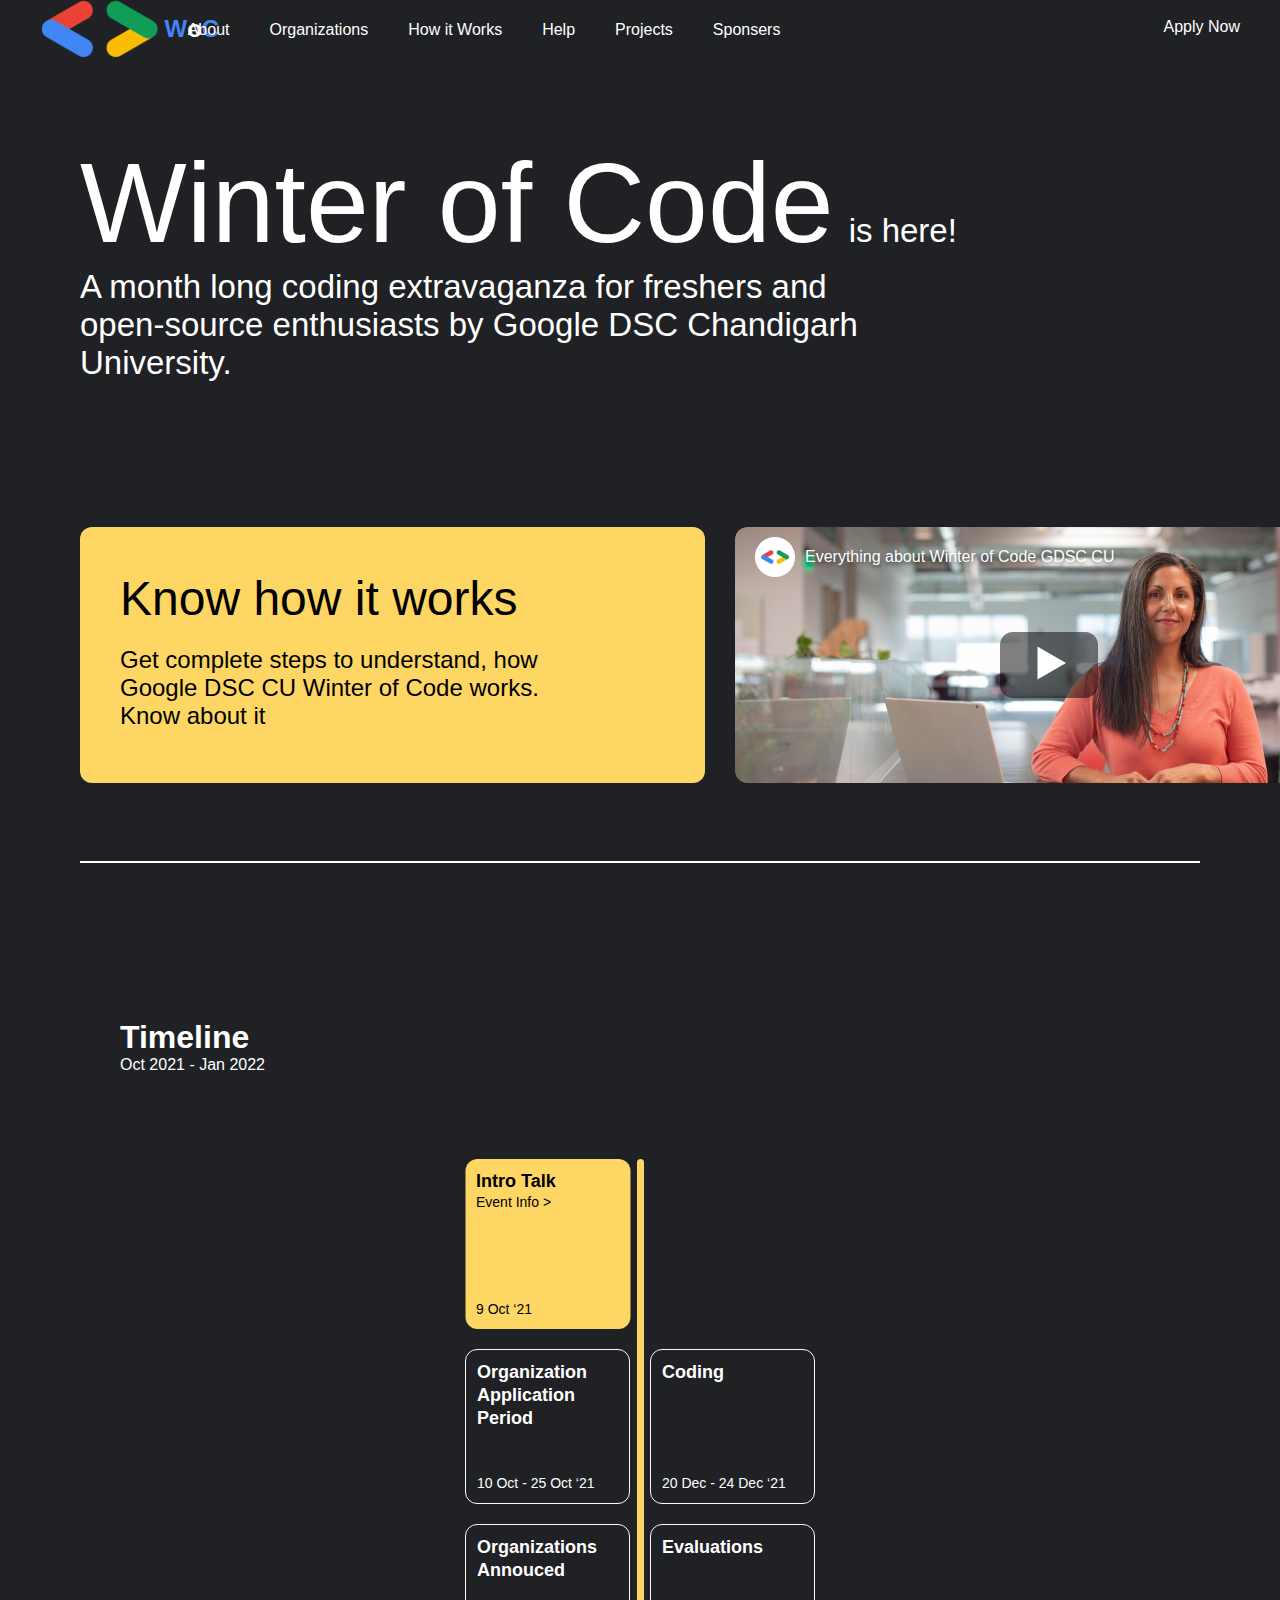
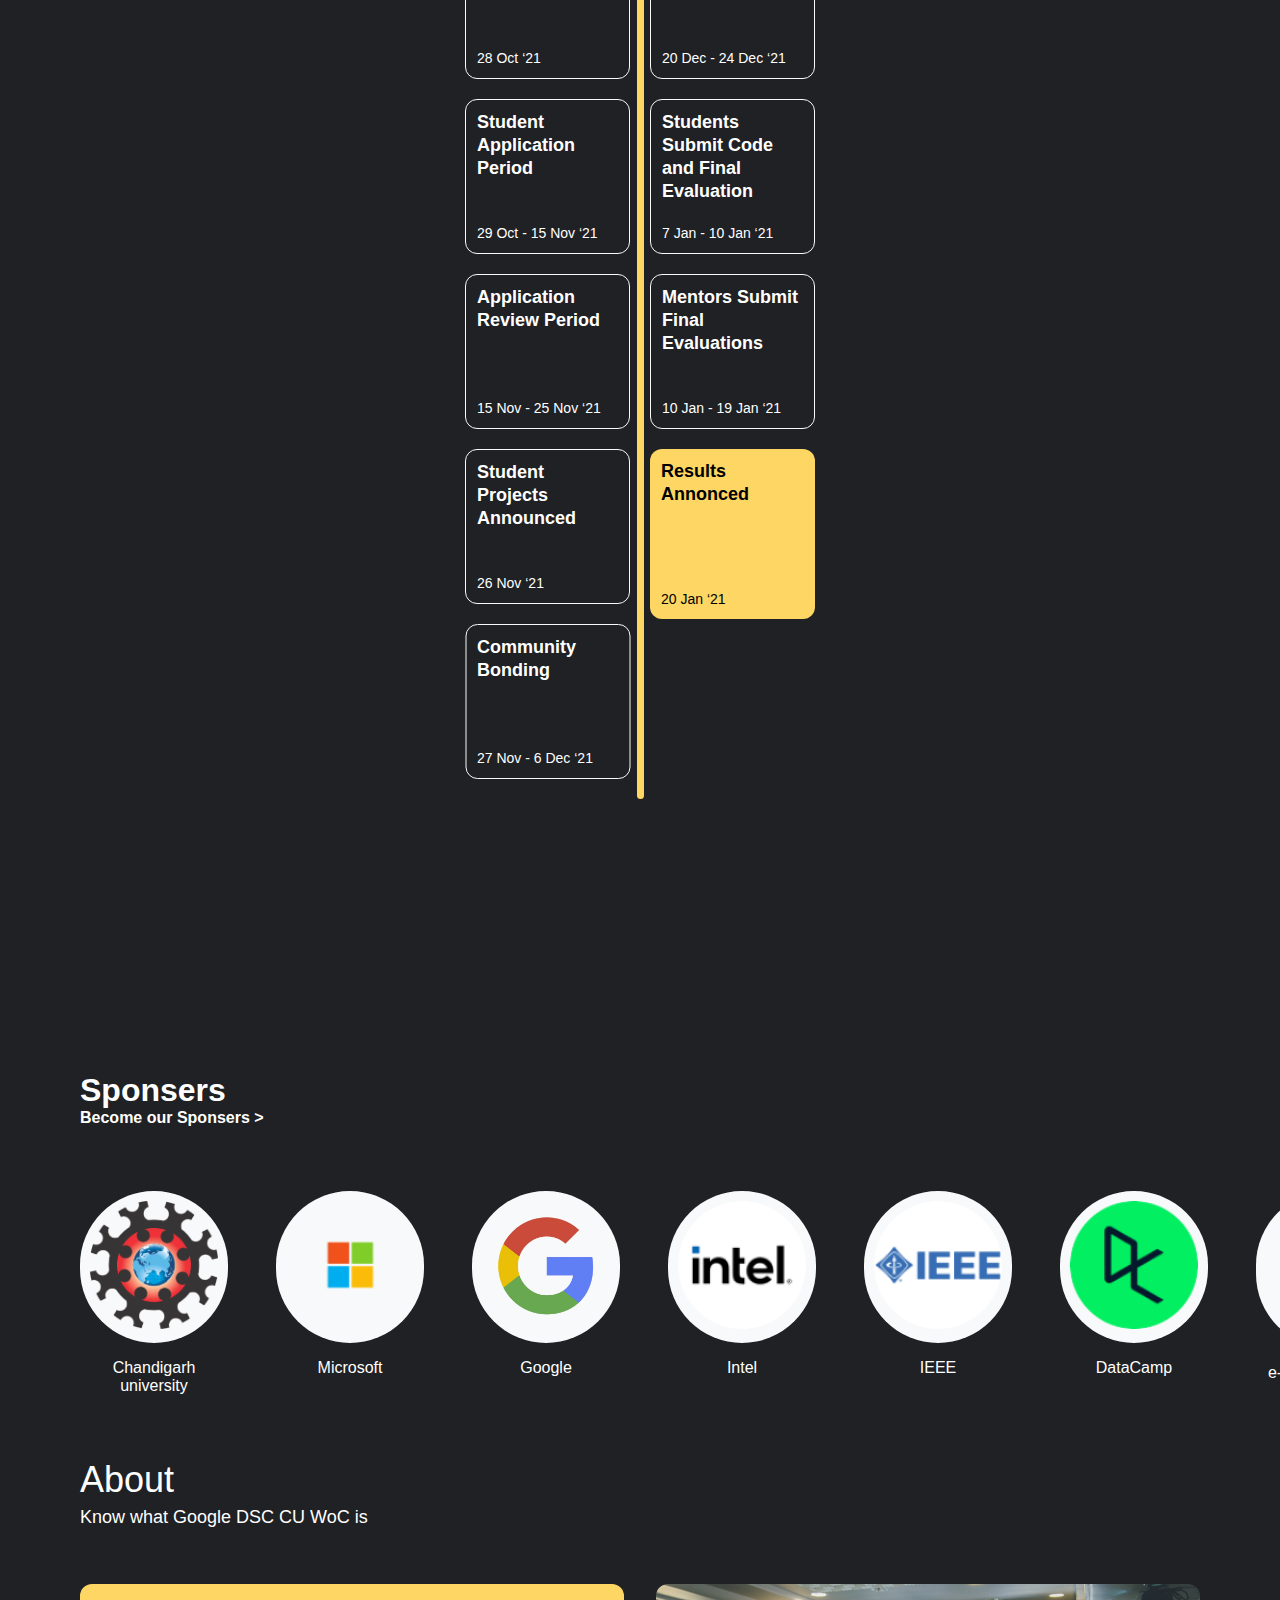
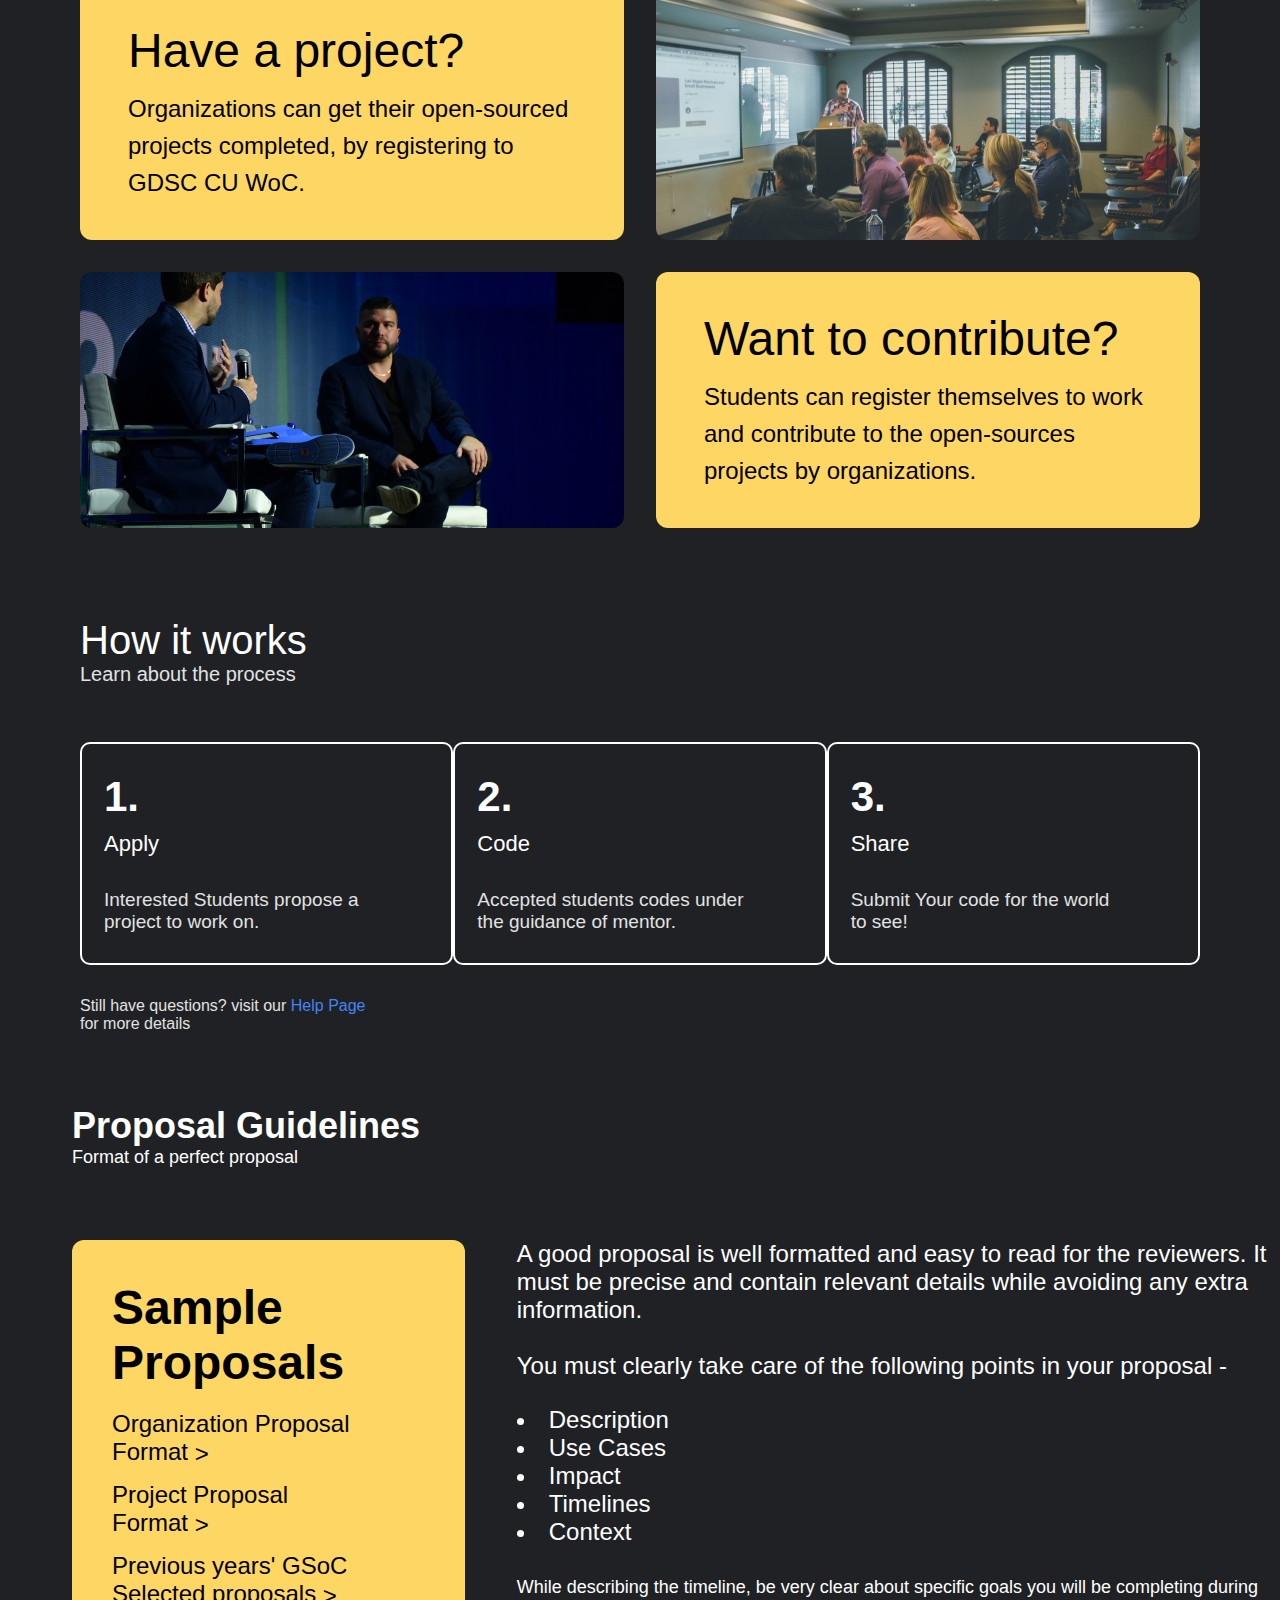
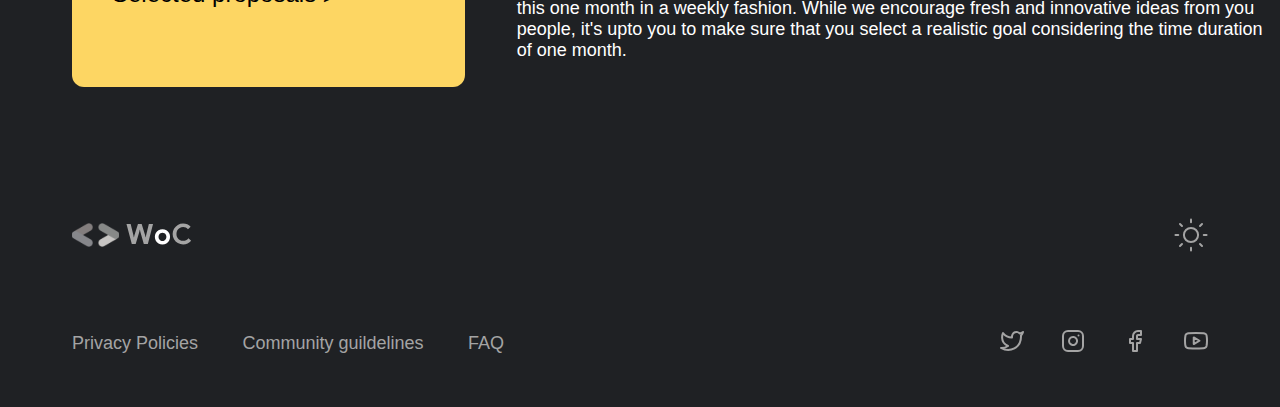
<file: index.html>
<!DOCTYPE html>
<html lang="en">

<head>
    <meta charset="UTF-8">
    <meta http-equiv="X-UA-Compatible" content="IE=edge">
    <meta name="viewport" content="width=device-width, initial-scale=1.0">
    <link rel="stylesheet" href="styles.css">
    <title>WOC</title>
</head>

<body>
    <section class="navbar">
        <div class="navbar_left">
            <div class="logo">
                <img src="./images/logo.svg" alt="" />
                <div class="logo_name">
                    <h2>W</h2>
                    <h2>o</h2>
                    <h2>C</h2>
                </div>
            </div>
            <ul class="navbar_menu">
                <li><a href="#aboutus">About</a></li>
                <li><a href="">Organizations</a></li>
                <li><a href="#know-how">How it Works</a></li>
                <li><a href="#help_section">Help</a></li>
                <li><a href="#have_a_project">Projects</a></li>
                <li><a href="#sponser-header">Sponsers</a></li>
            </ul>
        </div>
        <ul class="navbar_apply navbar_right">
            <li><a href="https://forms.gle/9miJwnJZRqpuzxUb6" target="_blank">Apply Now</a></li>
        </ul>
    </section>

    <div id="woc-title-box">
        <span id="woc-title">Winter of Code</span><span id="here">is here!</span>
        <div id="description-box">
            <p>A month long coding extravaganza for freshers and open-source enthusiasts by Google DSC Chandigarh University.</p>
        </div>
    </div>
    <div class="container">
            <div id="know-how" class="hero-card">
                <div id="text-box">
                    <span>Know how it works</span>
                    <p>Get complete steps to understand, how Google DSC CU Winter of Code works. Know about it</p>
                </div>
            </div>
        <div id="youtube-card">
            <img src="./images/vid-logo.png">
            <div id="vid-title">
                <span>Everything about Winter of Code GDSC CU</span>
            </div>
            <a href="#">
                <div id="play-button">
                    <img src="./images/playbg.png">
                    <div id="play">
                        <img src="./images/play.png">
                    </div>
                </div>
            </a>
        </div>
    </div>
    <div>
        <hr id="hero-line"/>
    </div>

    <div class="timeline-wrapper">
        <div class="timeline-heading-wrapper">
            <h1>Timeline</h1>
            <span>Oct 2021 - Jan 2022</span>
        </div>
        <div class="timeline">
            <div class="horizontal-timeline-wrap">
                <div class="timeline-box top gold-box gold-box-top">
                    <div class="head-intro">
                        <h1>Intro Talk</h1>
                        <span style="font-size: 14px">Event Info ></span>
                    </div>
                    <p class="date">9 Oct ‘21</p>
                </div>
            </div>
            <div class="horizontal-timeline-wrap">
                <div class="timeline-box top">
                    <h1>Organization Application Period</h1>
                    <p class="date">10 Oct - 25 Oct ‘21</p>
                </div>
                <div class="timeline-box bottom">
                    <h1>Coding</h1>
                    <p class="date">20 Dec - 24 Dec ‘21</p>
                </div>
            </div>
            <div class="horizontal-timeline-wrap">
                <div class="timeline-box top">
                    <h1>Organizations Annouced</h1>
                    <p class="date">28 Oct ‘21</p>
                </div>
                <div class="timeline-box bottom">
                    <h1>Evaluations</h1>
                    <p class="date">20 Dec - 24 Dec ‘21</p>
                </div>
            </div>
            <div class="horizontal-timeline-wrap">
                <div class="timeline-box top">
                    <h1>Student Application Period</h1>
                    <p class="date">29 Oct - 15 Nov ‘21</p>
                </div>
                <div class="timeline-box bottom">
                    <h1>Students Submit Code and Final Evaluation</h1>
                    <p class="date">7 Jan - 10 Jan ‘21</p>
                </div>
            </div>
            <div class="horizontal-timeline-wrap">
                <div class="timeline-box top">
                    <h1>Application Review Period</h1>
                    <p class="date">15 Nov - 25 Nov ‘21</p>
                </div>
                <div class="timeline-box bottom">
                    <h1>Mentors Submit Final Evaluations</h1>
                    <p class="date">10 Jan - 19 Jan ‘21</p>
                </div>
            </div>
            <div class="horizontal-timeline-wrap">
                <div class="timeline-box top">
                    <h1>Student Projects Announced</h1>
                    <p class="date">26 Nov ‘21</p>
                </div>
                <div class="timeline-box bottom gold-box gold-box-bottom">
                    <h1>Results Annonced</h1>
                    <p class="date">20 Jan ‘21</p>
                </div>
            </div>
            <div class="horizontal-timeline-wrap">
                <div class="timeline-box top simple-top">
                    <h1>Community Bonding</h1>
                    <p class="date">27 Nov - 6 Dec ‘21</p>
                </div>
            </div>
        </div>
    </div>

    
    <div class="sponser-header" id = "sponser-header">
        <h1>Sponsers</h1>
        <h4>Become our Sponsers ></h4>
    </div>
    
        <div class="media_content">
            <div class="mob_view">
                <div class = "media">
                    <div class="sponsor-img-wrap">
                    <img src="./images/cu-img.png">
                </div>
                    <p>Chandigarh university</p>
                </div>
                <div class = "media">
                    <div class="sponsor-img-wrap">
                    <img src="./images/ms-img.png">
                </div>
                    <p>Microsoft</p>
                </div>
            </div>
            <div class="mob_view">
                <div class = "media">
                    <div class="sponsor-img-wrap">
                    <img src="./images/g-img.jpg">
                </div>
                    <p>Google</p>
                </div>
                <div class = "media">
                    <div class="sponsor-img-wrap">
                    <img src="./images/intel-img.png">
                </div>
                    <p>Intel</p>
                </div>
            </div>
            <div class="mob_view">
                <div class = "media">
                    <div class="sponsor-img-wrap">
                    <img src="./images/iee-img.jpg">
                </div>
                    <p>IEEE</p>
                </div>
                <div class = "media">
                    <div class="sponsor-img-wrap">
                    <img src="./images/dc-img.png">
                </div>
                    <p>DataCamp</p>
                </div>
            </div>
            <div class="mob_view">
                <div class = "media">
                    <div class="sponsor-img-wrap">
                    <img src="./images/ecell-img.png">
                </div>
                    <p>e-cell IIT Bombay</p>
                </div>
            </div>
        </div>


    <!-- aboutus heading -->
    <section class="aboutus" id = "aboutus">
        <div class="aboutus_heading">
            <h3>About</h3>
            <p>Know what Google DSC CU WoC is</p>
        </div>

        <!-- aboutus cards -->
        <div class="grid grid--1x2">
            <!-- first col -->
            <div class="grid grid--2x1">
                <!-- card one -->
                <div class="aboutus_card_content background_image order">
                    <img src="./images/img_two.png" alt="" />
                </div>
                <!-- card two -->
                <div class="aboutus_card_content" id = "have_a_project">
                    <h3>Have a project?</h3>
                    <p>
                        Organizations can get their open-sourced projects completed, by
                        registering to GDSC CU WoC.
                    </p>
                </div>
            </div>
            <!-- second col -->
            <div class="grid grid--2x1">
                <!-- card one -->
                <div class="aboutus_card_content background_image">
                    <img src="./images/img.png" alt="" />
                </div>
                <!-- card two -->
                <div class="aboutus_card_content">
                    <h3>Want to contribute?</h3>
                    <p>
                        Students can register themselves to work and contribute to the
                        open-sources projects by organizations.
                    </p>
                </div>
            </div>
        </div>
    </section>

    <!-- headings section -->
    <div class="heading_cont">
        <span class="up-what">How it works</span>
        <span class="lrn">Learn about the process</span>
    </div>

    <!-- boxes -->
    <div class="bx-container">
        <!-- 1st box -->
        <div class="bx-1">
            <div class="up-bx">1.</div>
            <div class="mid-bx">Apply</div>
            <div class="low-bx">Interested Students propose a project to work on.</div>
        </div>

        <!-- 2nd box -->
        <div class="bx-1">
            <div class="up-bx">2.</div>
            <div class="mid-bx">Code</div>
            <div class="low-bx">Accepted students codes under the guidance of mentor.</div>
        </div>

        <!-- 3rd box -->
        <div class="bx-1">
            <div class="up-bx">3.</div>
            <div class="mid-bx">Share</div>
            <div class="low-bx">Submit Your code for the world to see!</div>
        </div>

    </div>

    <!-- bottom -->
    <div id = "help_section">
    <div class="btm">Still have questions? visit our <a href="https://winterofcode.com/" target="_blank">Help Page</a> for more details </div></div>

    
	<!-- Proposal guidelines section -->

	<div class="section-heading">
		<h2>Proposal Guidelines</h2>
		<p>Format of a perfect proposal</p>
	</div>

	<div class="box">
		<!-- Left Container -->
		<div class="box-1">
			<h2>Sample Proposals</h2>
			<p>Organization Proposal Format <span class="greater-than">&gt;</span></p>
			<p>Project Proposal Format <span class="greater-than">&gt;</span></p>
			<p>Previous years' GSoC Selected proposals <span class="greater-than">&gt;</span></p>
		</div>

		<!-- Right Container -->
		<div class="box-2">
			<div>
			A good proposal is well formatted and easy to read for the reviewers. It must be precise and contain relevant details while avoiding any extra information.
			<br><br>
			You must clearly take care of the following points in your proposal -</div>
			<div class="list">
				<ul>
					<li>Description</li>
					<li>Use Cases</li> 
					<li>Impact</li>
					<li>Timelines</li>
					<li>Context</li>
				</ul>
			</div>
			<div class="small-para">While describing the timeline, be very clear about specific goals you will be completing during this one month in a weekly fashion.  
			While we encourage fresh and innovative ideas from you people, it's upto you to make sure that you select a realistic goal considering the time duration of one month.</div>
		</div>
	</div>

	<!-- footer -->
	<footer>
		<div class="upper-footer">
			<div><a href=""><img src="./images/Group 15.svg"></a></div>
			<div id="theme"><img src="./images/sun.svg"></div>
		</div>
		<div class="lower-footer">
			<div class="list-items">
			<ul class="horizontal-list">
				<li><a href="">Privacy Policies</a></li>
				<li><a href="">Community guildelines</a></li>
				<li><a href="">FAQ</a></li>
			</ul>
			</div>
			<div class="social-handles">
				<a href="https://twitter.com/gdsc_cu" target = "_blank"><img src="./images/twitter.svg"></a>
				<a href="https://www.instagram.com/gdsc.cu/" target = "_blank"><img src="./images/instagram.svg"></a>
				<a href="https://www.facebook.com/profile.php?id=100072150879234" target = "_blank"><img src="./images/facebook.svg"></a>
				<a href="https://www.youtube.com/channel/UCv68rl5yx1evXXn3YUsDwew" target = "_blank"><img class="last-icon" src="./images/youtube.svg"></a>
			</div>
		</div>
	</footer>
    <script src="./app.js"></script>
</body>

</html>
</file>
<file: styles.css>
* {
    margin: 0;
    padding: 0;
    box-sizing: border-box;
}

:root {
    --primary-bg: #1f2124;
    --secondary-ft: #000;
    --blue-logo: #4285f4;
    --secondary-bg: #FDD663;
    --primary-ft: #fff;
    --timeline-bg: #1f2124;
    --grey-black: #E2E2E2;
}

body {
    background: var(--primary-bg);
    font-family: "Open Sans", sans-serif;
    color: var(--primary-ft);
}
a{
    text-decoration: none;
}

/*NavBar*/

.navbar {
    padding: 2rem;
}

/*Logo*/

.logo {
    display: flex;
    gap: 6px;
    justify-content: center;
}

.logo_name {
    display: flex;
    align-items: center;
    color: var(--primary-ft);
}

.logo_name>h2:nth-child(odd) {
    color: var(--blue-logo);
}

/*NavBar Menu*/

.navbar_menu {
    list-style: none;
    text-align: center;
    margin-top: 1rem;
}

.navbar_menu>li {
    line-height: 3.5rem;
}

.navbar_menu>li>a {
    text-decoration: none;
    color: var(--primary-ft);
    font-size: 16px;
    font-weight: 500;
}

/*Apply Now*/

.navbar_apply {
    list-style: none;
    text-align: center;
}

.navbar_apply>li {
    margin-top: 1rem;
}

.navbar_apply>li>a {
    color: var(--primary-ft);
    text-decoration: none;
    font-size: 16px;
    font-weight: 500;
}

@media screen and (min-width: 768px) {
    .logo {
        justify-content: flex-start;
    }
    .navbar_menu {
        display: flex;
        margin-top: 2px;
        gap: 2.5rem;
    }
    .navbar_apply {
        text-align: unset;
        margin-top: 2px;
    }
    .navbar_left {
        display: flex;
        gap: 2.5rem;
    }
    .navbar {
        padding: 0 2.5rem;
        display: flex;
        justify-content: space-between;
        white-space: nowrap;
    }
}

/*AboutUS*/

.aboutus {
    margin: 2rem 5rem;
}

/*AboutUS Heading*/

.aboutus_heading {
    color: var(--primary-ft);
    margin-bottom: 3.5rem;
    text-align: center;
    /*replace this with "text-align: left;" if don't want heading in center*/
}

.aboutus_heading>h3 {
    font-size: 36px;
    font-weight: 500;
}

.aboutus_heading>p {
    font-size: 18px;
    margin-top: 0.4rem;
}

/* AboutUS content */

/*--info card*/

.aboutus_card_content {
    background: var(--secondary-bg);
    padding: 3rem;
    color: var(--secondary-ft);
    border-radius: 12px;
    display: flex;
    height: 256px;
    flex-direction: column;
    justify-content: center;
}

.aboutus_card_content>h3 {
    font-size: 48px;
    font-weight: 500;
}

.aboutus_card_content>p {
    font-size: 24px;
    font-weight: 500;
    margin-top: 0.8rem;
    line-height: 2.3rem;
}

/*--image cards*/

.background_image {
    background: none;
    padding: 0;
}

.background_image>img {
    width: 100%;
    height: 100%;
    border-radius: 12px;
    object-fit: cover;
}

.grid {
    display: grid;
    gap: 3rem;
}

/*AboutUS Responsive*/

@media screen and (min-width: 768px) {
    .aboutus_heading {
        text-align: left;
    }
    .grid {
        gap: 2rem;
    }
    .grid--1x2 {
        grid-template-columns: repeat(2, 1fr);
        grid-template-rows: 1fr;
    }
    .grid--2x1 {
        grid-template-columns: 1fr;
        grid-template-rows: repeat(2, 1fr);
    }
    .order {
        order: 1;
    }
}

/* 
Wellcome Page
*/
  
#woc-title-box{
    margin: 5rem;
}
  #woc-title-box #woc-title {
    width: 850px;
    height: 153px;
    font-size: 113px;
  }
  
  #woc-title-box #here {
    width: 121px;
    height: 46px;
    font-size: 33px;
  }
  
  #woc-title-box #description-box {
    width: 785px;
    height: 138px;
    font-size: 33px;
  }
  
  .hero-card {
    position: absolute;
    width: 625px;
    height: 256px;
    border-radius: 12px;
  }
  
  .container {
    margin-bottom: 455px;
  }
  
  .container a {
    text-decoration: none;
    color: #000000;
  }
  
  .container a:hover {
    opacity: 70%;
  }
  
  #know-how {
    left: 80px;
    top: 527px;
    background: var(--secondary-bg);
    /* padding-top: 10px; */
    display: flex;
    align-items: center;
  }

  #text-box{
      color: var(--secondary-ft);
  }
  
  #text-box > span {
    width: 423px;
    height: 61px;
    margin-left: 40px;
    font-size: 48px;
    font-weight: 500;
  }
  
  #text-box p {
    width: 485px;
    height: 93px;
    margin-left: 40px;
    margin-top: 20px;
    font-size: 24px;
  }
  
  #youtube-card {
    position: absolute;
    width: 625px;
    height: 256px;
    left: 735px;
    top: 527px;
    border-radius: 12px;
    background-image: url("./images/vid1.png");
  }
  
  #youtube-card img {
    position: absolute;
    top: 10px;
    left: 20px;
  }
  
  #vid-title {
    color: white;
    width: 350px;
    position: absolute;
    height: 20px;
    left: 70px;
    top: 20px;
    font-size: 16px;
    line-height: 20px;
    text-shadow: 0px 2px 4px rgba(0, 0, 0, 0.6);
  }
  
  #play-button {
    position: absolute;
    left: 245px;
    top: 95px;
  }
  
  #play {
    position: absolute;
    left: 37px;
    top: 14px;
  }
  
  #hero-line {
    height: 0px;
    margin: 2rem 5rem 6rem 5rem;
    border: 1px solid var(--primary-ft);
    background-color: var(--primary-bg);
  }
  /*# sourceMappingURL=hero.css.map */




  /* 
  Footer
  
  */
  

  ul{
    list-style-position: inside;
}

/*Proposal Guidelines section*/

.section-heading{
    margin: 72px;
}

.section-heading h2{
    font-size: 36px;
}

.section-heading p{
    font-size: 18px;
}

.box{
    display: flex;
    padding-left: 72px;
    
}

/*Left Container*/

.box-1{
    
    width: 400px;
    /*height: 480px;*/
    background-color: var(--secondary-bg);
    border-radius: 12px;
    padding: 40px 72px 40px 40px;
    color: var(--secondary-ft);

}

.box-1 h2{
    font-size: 48px;
    margin-bottom: 20px;
}

.box-1 p{
    font-size: 24px;
    margin-right: 38px;
    margin-bottom: 15px;
}

span.greater-than{
    /*text-align: center;*/
    position: relative;
    top: 1.5px;
}
/*Right container*/

.box-2{

    margin-left: 52px;
    width: 783px;
    font-size: 24px;
}

.box-2 div{
    margin-bottom: 26px;
}

.box-2 .list{
    margin-bottom: 31px;
}

.box-2 .small-para{
    font-size: 18px;
}

/*Footer Starts here*/

.upper-footer{
    display: flex;
    margin-top: 90px;
    justify-content: space-between;
    align-items: center;
}

#theme:hover{
    cursor: pointer;
}

.upper-footer div{
    margin: 40px 72px 72px;
}

.lower-footer{
    padding: 0 72px 50px;
    display: flex;
    justify-content: space-between;
    align-items: center;
}

footer{
    background-color: #1f2124;
}

.horizontal-list{
    list-style: none;

}
.horizontal-list li{
    display: inline-block;
    margin-right: 40px;
}

.horizontal-list li a{
    color: #A4A4A4;
    font-size: 18px;
}

.social-handles a img{
    margin-right: 33px;
}

.social-handles a img.last-icon{
    margin-right: 0;
}

/* 
How it works

*/


.heading_cont{
    display: flex;
    flex-direction: column;
    margin: 2rem 5rem;
    width: 300px;
    height: 92px;
    margin-top: 90px;
}

.up-what{
    font-size: 40px;
}
.lrn{
    font-size: 20px;
    color: var(--grey-black);
}

.bx-container{
    display: flex;
    justify-content: space-between;
    margin: 0 5rem;
}

.bx-1{
    border: 2px solid var(--primary-ft);
    width: 393px;
    padding: 15px;
    border-radius: 10px;
    padding-left: 22px;
}

.up-bx{
    font-size: 42px;
    margin-bottom: 8px;
    font-weight: 700;
    margin: 14px 0 10px 0;
}
.mid-bx{
    margin-bottom: 27px;
    font-size: 22px;
}

.low-bx{
    width: 275px;
    margin-top: 32px;
    margin-bottom: 15px;
    color: var(--grey-black);
    font-size: 19px;
}

.btm{
    margin: 2rem 5rem;
    color: var(--grey-black);
    width: 300px;
}

.btm a{
    text-decoration: none;
    color: #4285f4;
}

/* 
Timeline

*/


.timeline-wrapper{
    margin: 3rem 5rem 8rem 5rem;
}

.timeline{
    margin: 85px auto;
    display: flex;
    justify-content: space-between;
    position: relative;
}

.timeline::before{
    content: '';
    position: absolute;
    width: 100%;
    height: 7px;
    border: none;
    border-radius: 12px;
    background-color: var(--secondary-bg);
    top: 50%;
    transform: translateY(-50%);
}

.horizontal-timeline-wrap {
    /* align-items: baseline; */
    justify-content: space-between;
    display: flex;
    flex-direction: column;
}

.horizontal-timeline-wrap .top{
    margin-bottom: 20px;
}

.timeline-box{
    width: 165px;
    height: 155px;
    border-radius: 12px;
    border: 1px solid #F8F9FA;
    background-color: var(--timeline-bg);
    padding: 11px;
    display: flex;
    flex-direction: column;
    justify-content: space-between;
}

.gold-box {
    background-color: var(--secondary-bg);
    border: none;
    color: var(--secondary-ft);
    height: 170px;
}

.gold-box-bottom{
    transform: translateY(15px);
}

.gold-box-top{
    transform: translateY(-15px);
}


.timeline-box h1{
    font-size: 18px;
    line-height: 23px;
}

.timeline-box .date{
    font-size: 14px;
    line-height: 18px;
}

@media (max-width: 1350px) {
    .timeline{
        flex-direction: column;
        align-items: center;
    }
    .timeline-wrapper{
        padding: 60px 40px;
    }
    .timeline::before {
        content: '';
        position: absolute;
        height: 100%;
        width: 7px;
        background-color: var(--secondary-bg);
        top: 50%;
        transform: translateY(-50%);
    }
    .horizontal-timeline-wrap{
        flex-direction: row;
    }
    .horizontal-timeline-wrap .top{
        /* margin: 0; */
        margin-right: 20px;
    }
    .gold-box-bottom {
        transform: translateY(0);
    }

    .gold-box-top {
        transform: translateX(-50%);
    }
    .simple-top{
        transform: translateX(-50%)
    }
}

@media (max-width: 435px) {
    .timeline-box {
        width: 120px;
        height: 130px;
        border-radius: 12px;
    }
    .timeline-box h1 {
        font-size: 15px;
        line-height: 18px;
    }
    .gold-box {
        background-color: var(--secondary-bg);
        height: 140px;
    }
    .timeline-box .date {
        font-size: 10px;
        line-height: 15px;
    }
    .timeline::before {
        content: '';
        position: absolute;
        height: 100%;
        width: 4px;
        background-color: var(--secondary-bg);
        top: 50%;
        transform: translateY(-50%);
    }
}
/* 
Sponsors

*/
.media_content{
    display: flex;
    flex-direction: column;
    gap: 3rem;
    justify-content: center;
}
.mob_view{
    display: grid;
    grid-template-columns: 1fr 1fr;
    grid-template-rows: 1fr;
    justify-content: center;
    gap:1rem;
}

.media{
    display: flex;
    flex-direction: column;
    align-items: center;
    text-align: center;
    gap: 1rem;
}


.sponsor-img-wrap > img {
    width: 5rem;
    
}

@media screen and (min-width:768px){

.mob_view{
    display: flex;
    gap: 3rem;
}

.media_content{
    flex-direction: row;
    justify-content: flex-start;
    margin: 4rem 5rem;
}

.sponsor-img-wrap > img {
    width: 8rem;
}

.sponser{
    display: flex;
    flex-direction: column;
    justify-content:center;
    align-items: center;
}

.sponser-header{
    align-self: flex-start;
    margin:2rem 5rem;
}

}
.sponsor-img-wrap {
    background: #F8F9FA;
    padding: 10px;
    border-radius: 100px;
}

span#here {
    padding-left: 15px;
}
</file>
